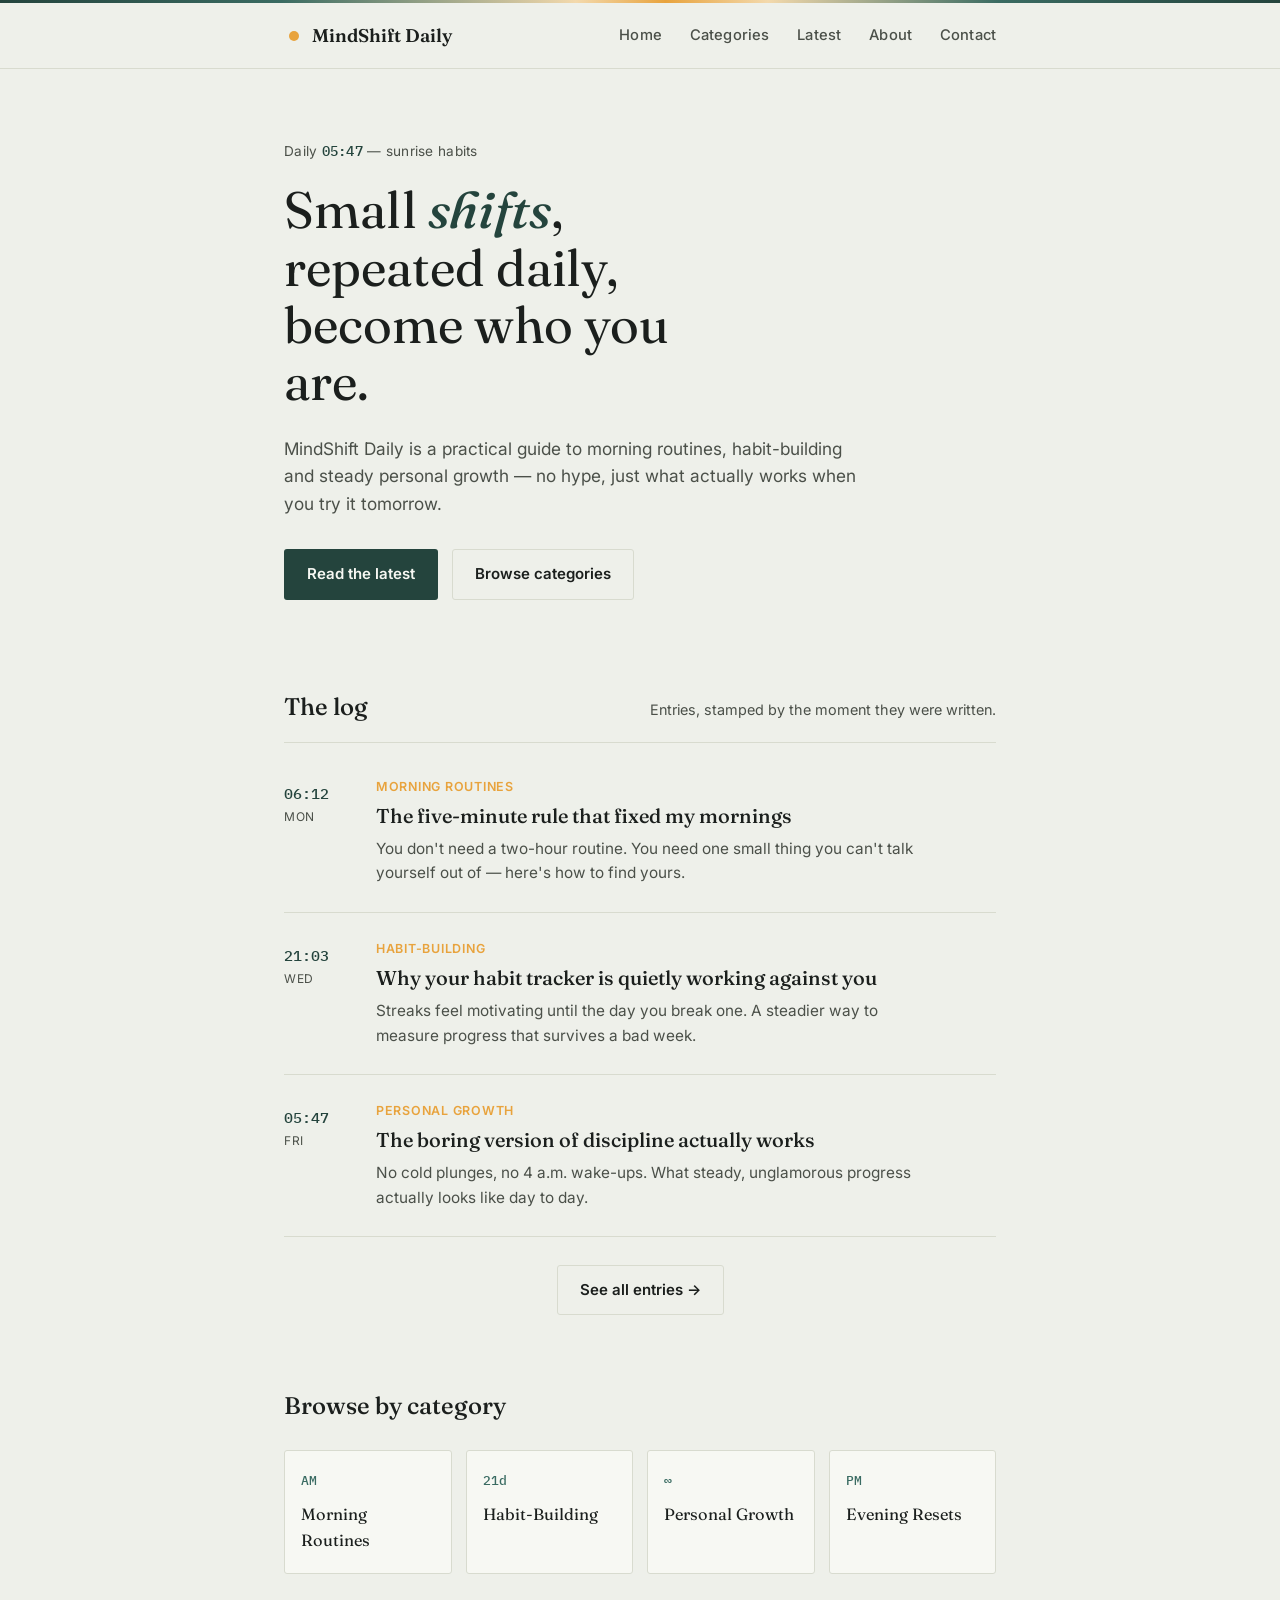
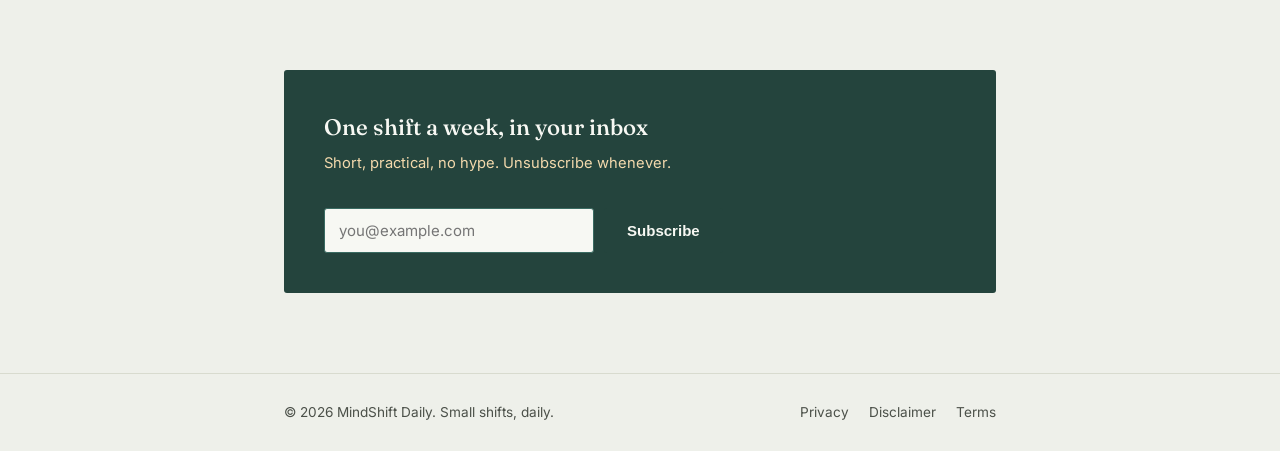
<file: index.html>
<!DOCTYPE html>
<html lang="en">
<head>
<meta charset="UTF-8">
<meta name="viewport" content="width=device-width, initial-scale=1.0">
<title>MindShift Daily — Small shifts, repeated daily</title>
<meta name="description" content="MindShift Daily is a practical guide to morning routines, habit-building and steady personal growth — no hype, just what actually works when you try it tomorrow.">
<link rel="icon" href="[data-uri]" type="image/svg+xml">
<link rel="preconnect" href="https://fonts.googleapis.com">
<link href="https://fonts.googleapis.com/css2?family=Fraunces:ital,opsz,wght@0,9..144,400;0,9..144,600;1,9..144,500&family=Inter:wght@400;500;600&family=IBM+Plex+Mono:wght@400;500&display=swap" rel="stylesheet">
<style>
/* ==========================================================================
   MindShift Daily — Design tokens
   ========================================================================== */
:root {
  --paper: #EEF0EA;
  --paper-raised: #F7F8F3;
  --ink: #1B1F1D;
  --ink-soft: #4B5049;
  --line: #D8DBCF;
  --dawn: #E8A33D;
  --dawn-soft: #F3D9AC;
  --teal: #3A6B62;
  --teal-deep: #24443D;

  --font-display: 'Fraunces', Georgia, serif;
  --font-body: 'Inter', -apple-system, sans-serif;
  --font-mono: 'IBM Plex Mono', ui-monospace, monospace;

  --wrap: 760px;
  --radius: 3px;
}

* { box-sizing: border-box; }

html { scroll-behavior: smooth; }

@media (prefers-reduced-motion: reduce) {
  html { scroll-behavior: auto; }
  * { animation-duration: 0.01ms !important; transition-duration: 0.01ms !important; }
}

body {
  margin: 0;
  background: var(--paper);
  color: var(--ink);
  font-family: var(--font-body);
  font-size: 16px;
  line-height: 1.6;
  -webkit-font-smoothing: antialiased;
}

.wrap {
  max-width: var(--wrap);
  margin: 0 auto;
  padding: 0 24px;
}

a { color: var(--teal-deep); text-decoration-thickness: 1px; text-underline-offset: 3px; }
a:hover { color: var(--dawn); }

.mono { font-family: var(--font-mono); }

:focus-visible {
  outline: 2px solid var(--dawn);
  outline-offset: 2px;
}

.visually-hidden {
  position: absolute;
  width: 1px; height: 1px;
  overflow: hidden;
  clip: rect(0 0 0 0);
  white-space: nowrap;
}

/* Signature: a thin gradient line at the very top of the page,
   representing a sunrise sweeping across a 24h clock */
.log-line {
  height: 3px;
  width: 100%;
  background: linear-gradient(90deg,
    var(--teal-deep) 0%,
    var(--teal) 22%,
    var(--dawn-soft) 45%,
    var(--dawn) 52%,
    var(--dawn-soft) 60%,
    var(--teal) 78%,
    var(--teal-deep) 100%);
}

/* ==========================================================================
   Header
   ========================================================================== */
.site-header {
  position: sticky;
  top: 0;
  z-index: 20;
  background: rgba(238, 240, 234, 0.92);
  backdrop-filter: blur(6px);
  border-bottom: 1px solid var(--line);
}

.header-inner {
  display: flex;
  align-items: center;
  justify-content: space-between;
  padding-top: 18px;
  padding-bottom: 18px;
}

.wordmark {
  display: flex;
  align-items: center;
  gap: 8px;
  font-family: var(--font-display);
  font-weight: 600;
  font-size: 1.15rem;
  color: var(--ink);
  text-decoration: none;
}
.wordmark:hover { color: var(--ink); }
.wordmark-icon { display: inline-flex; }

.site-nav {
  display: flex;
  gap: 28px;
}
.site-nav a {
  color: var(--ink-soft);
  text-decoration: none;
  font-size: 0.92rem;
  font-weight: 500;
  letter-spacing: 0.01em;
}
.site-nav a:hover { color: var(--dawn); }

.nav-toggle {
  display: none;
  flex-direction: column;
  justify-content: center;
  gap: 5px;
  width: 34px;
  height: 34px;
  background: none;
  border: none;
  cursor: pointer;
}
.nav-toggle span {
  height: 2px;
  background: var(--ink);
  border-radius: 2px;
}

/* ==========================================================================
   Hero
   ========================================================================== */
.hero {
  padding: 72px 24px 48px;
}

.timestamp {
  font-size: 0.85rem;
  color: var(--ink-soft);
  margin: 0 0 18px;
  letter-spacing: 0.02em;
}
.timestamp .mono { color: var(--teal-deep); font-weight: 500; }

.hero h1 {
  font-family: var(--font-display);
  font-weight: 400;
  font-size: clamp(2.1rem, 5vw, 3.2rem);
  line-height: 1.12;
  margin: 0 0 24px;
  max-width: 14ch;
}
.hero h1 em {
  font-style: italic;
  font-weight: 500;
  color: var(--teal-deep);
}

.lede {
  font-size: 1.08rem;
  color: var(--ink-soft);
  max-width: 52ch;
  margin: 0 0 32px;
}

.hero-actions {
  display: flex;
  gap: 14px;
  flex-wrap: wrap;
}

.btn {
  display: inline-flex;
  align-items: center;
  padding: 12px 22px;
  border-radius: var(--radius);
  font-size: 0.94rem;
  font-weight: 600;
  text-decoration: none;
  border: 1px solid transparent;
  cursor: pointer;
  transition: transform 0.15s ease, background 0.15s ease;
}
.btn-primary {
  background: var(--teal-deep);
  color: var(--paper-raised);
}
.btn-primary:hover {
  background: var(--dawn);
  color: var(--ink);
  transform: translateY(-1px);
}
.btn-ghost {
  background: transparent;
  color: var(--ink);
  border-color: var(--line);
}
.btn-ghost:hover {
  border-color: var(--dawn);
  color: var(--ink);
}

/* ==========================================================================
   Log / entries
   ========================================================================== */
.log {
  padding: 40px 24px 24px;
}

.log-header {
  display: flex;
  align-items: baseline;
  justify-content: space-between;
  gap: 16px;
  border-bottom: 1px solid var(--line);
  padding-bottom: 16px;
  margin-bottom: 8px;
}
.log-header h2 {
  font-family: var(--font-display);
  font-weight: 500;
  font-size: 1.5rem;
  margin: 0;
}
.log-header p {
  color: var(--ink-soft);
  font-size: 0.9rem;
  margin: 0;
}

.entry {
  display: grid;
  grid-template-columns: 72px 1fr;
  gap: 20px;
  padding: 26px 0;
  border-bottom: 1px solid var(--line);
}

.entry-time {
  display: flex;
  flex-direction: column;
  align-items: flex-start;
  padding-top: 4px;
}
.entry-time .mono {
  font-size: 0.95rem;
  color: var(--teal-deep);
  font-weight: 500;
}
.entry-day {
  font-size: 0.75rem;
  color: var(--ink-soft);
  text-transform: uppercase;
  letter-spacing: 0.06em;
  margin-top: 2px;
}

.entry-tag {
  font-size: 0.78rem;
  text-transform: uppercase;
  letter-spacing: 0.06em;
  color: var(--dawn);
  font-weight: 600;
  margin: 0 0 6px;
}

.entry-body h3 {
  margin: 0 0 8px;
  font-family: var(--font-display);
  font-weight: 500;
  font-size: 1.25rem;
  line-height: 1.3;
}
.entry-body h3 a {
  color: var(--ink);
  text-decoration: none;
}
.entry-body h3 a:hover { color: var(--dawn); }

.entry-body p:last-child {
  margin: 0;
  color: var(--ink-soft);
  font-size: 0.96rem;
  max-width: 56ch;
}

.log-footer {
  padding-top: 28px;
  text-align: center;
}

/* ==========================================================================
   Categories
   ========================================================================== */
.categories {
  padding: 48px 24px;
}
.categories h2 {
  font-family: var(--font-display);
  font-weight: 500;
  font-size: 1.5rem;
  margin: 0 0 24px;
}

.cat-grid {
  display: grid;
  grid-template-columns: repeat(4, 1fr);
  gap: 14px;
}

.cat-card {
  display: flex;
  flex-direction: column;
  gap: 10px;
  padding: 20px 16px;
  background: var(--paper-raised);
  border: 1px solid var(--line);
  border-radius: var(--radius);
  text-decoration: none;
  transition: border-color 0.15s ease, transform 0.15s ease;
}
.cat-card:hover {
  border-color: var(--dawn);
  transform: translateY(-2px);
}
.cat-time {
  font-size: 0.8rem;
  color: var(--teal);
  font-weight: 500;
}
.cat-name {
  font-family: var(--font-display);
  font-size: 1.02rem;
  color: var(--ink);
}

/* ==========================================================================
   Subscribe
   ========================================================================== */
.subscribe {
  padding: 48px 24px 80px;
}
.subscribe-inner {
  background: var(--teal-deep);
  color: var(--paper-raised);
  border-radius: var(--radius);
  padding: 40px;
  display: flex;
  align-items: center;
  justify-content: space-between;
  gap: 32px;
  flex-wrap: wrap;
}
.subscribe-inner h2 {
  font-family: var(--font-display);
  font-weight: 500;
  font-size: 1.4rem;
  margin: 0 0 6px;
}
.subscribe-inner p {
  margin: 0;
  color: var(--dawn-soft);
  font-size: 0.92rem;
}

.subscribe-form {
  display: flex;
  gap: 10px;
  flex-wrap: wrap;
}
.subscribe-form input {
  padding: 12px 14px;
  border-radius: var(--radius);
  border: 1px solid var(--teal);
  background: var(--paper-raised);
  font-family: var(--font-body);
  font-size: 0.94rem;
  min-width: 220px;
}
.subscribe-form input:focus {
  outline: 2px solid var(--dawn);
  outline-offset: 2px;
}

/* ==========================================================================
   Footer
   ========================================================================== */
.site-footer {
  border-top: 1px solid var(--line);
  padding: 28px 0;
}
.footer-inner {
  display: flex;
  align-items: center;
  justify-content: space-between;
  flex-wrap: wrap;
  gap: 12px;
}
.footer-inner p {
  margin: 0;
  color: var(--ink-soft);
  font-size: 0.85rem;
}
.footer-nav {
  display: flex;
  gap: 20px;
}
.footer-nav a {
  color: var(--ink-soft);
  font-size: 0.85rem;
  text-decoration: none;
}
.footer-nav a:hover { color: var(--dawn); }

/* ==========================================================================
   Responsive
   ========================================================================== */
@media (max-width: 760px) {
  .cat-grid { grid-template-columns: repeat(2, 1fr); }
  .subscribe-inner { flex-direction: column; align-items: flex-start; }
}

@media (max-width: 640px) {
  .site-nav {
    position: absolute;
    top: 100%;
    left: 0;
    right: 0;
    background: var(--paper-raised);
    border-bottom: 1px solid var(--line);
    flex-direction: column;
    gap: 0;
    display: none;
  }
  .site-nav.open { display: flex; }
  .site-nav a {
    padding: 14px 24px;
    border-top: 1px solid var(--line);
  }
  .nav-toggle { display: flex; }

  .entry {
    grid-template-columns: 1fr;
    gap: 6px;
  }
  .entry-time {
    flex-direction: row;
    align-items: baseline;
    gap: 8px;
  }
  .hero { padding: 48px 20px 32px; }
}

</style>
</head>
<body>

<div class="log-line" aria-hidden="true"></div>

<header class="site-header">
  <div class="wrap header-inner">
    <a href="index.html" class="wordmark">
      <span class="wordmark-icon" aria-hidden="true">
        <svg viewBox="0 0 24 24" width="20" height="20">
          <circle cx="12" cy="12" r="6" fill="var(--dawn)"/>
        </svg>
      </span>
      MindShift Daily
    </a>
    <button class="nav-toggle" aria-label="Toggle menu" aria-expanded="false">
      <span></span><span></span><span></span>
    </button>
    <nav class="site-nav">
      <a href="index.html">Home</a>
      <a href="categories.html">Categories</a>
      <a href="latest.html">Latest</a>
      <a href="about.html">About</a>
      <a href="contact.html">Contact</a>
    </nav>
  </div>
</header>

<main>

  <section class="hero wrap">
    <p class="timestamp">Daily <span class="mono">05:47</span> — sunrise habits</p>
    <h1>Small <em>shifts</em>, repeated daily, become who you are.</h1>
    <p class="lede">MindShift Daily is a practical guide to morning routines, habit-building and steady personal growth — no hype, just what actually works when you try it tomorrow.</p>
    <div class="hero-actions">
      <a href="latest.html" class="btn btn-primary">Read the latest</a>
      <a href="categories.html" class="btn btn-ghost">Browse categories</a>
    </div>
  </section>

  <section class="log wrap" aria-label="Recent entries">
    <div class="log-header">
      <h2>The log</h2>
      <p>Entries, stamped by the moment they were written.</p>
    </div>

    <article class="entry">
      <div class="entry-time">
        <span class="mono">06:12</span>
        <span class="entry-day">Mon</span>
      </div>
      <div class="entry-body">
        <p class="entry-tag">Morning routines</p>
        <h3><a href="#">The five-minute rule that fixed my mornings</a></h3>
        <p>You don't need a two-hour routine. You need one small thing you can't talk yourself out of — here's how to find yours.</p>
      </div>
    </article>

    <article class="entry">
      <div class="entry-time">
        <span class="mono">21:03</span>
        <span class="entry-day">Wed</span>
      </div>
      <div class="entry-body">
        <p class="entry-tag">Habit-building</p>
        <h3><a href="#">Why your habit tracker is quietly working against you</a></h3>
        <p>Streaks feel motivating until the day you break one. A steadier way to measure progress that survives a bad week.</p>
      </div>
    </article>

    <article class="entry">
      <div class="entry-time">
        <span class="mono">05:47</span>
        <span class="entry-day">Fri</span>
      </div>
      <div class="entry-body">
        <p class="entry-tag">Personal growth</p>
        <h3><a href="#">The boring version of discipline actually works</a></h3>
        <p>No cold plunges, no 4 a.m. wake-ups. What steady, unglamorous progress actually looks like day to day.</p>
      </div>
    </article>

    <div class="log-footer">
      <a href="latest.html" class="btn btn-ghost">See all entries →</a>
    </div>
  </section>

  <section class="categories wrap" aria-label="Categories">
    <h2>Browse by category</h2>
    <div class="cat-grid">
      <a class="cat-card" href="#">
        <span class="cat-time mono">AM</span>
        <span class="cat-name">Morning Routines</span>
      </a>
      <a class="cat-card" href="#">
        <span class="cat-time mono">21d</span>
        <span class="cat-name">Habit-Building</span>
      </a>
      <a class="cat-card" href="#">
        <span class="cat-time mono">∞</span>
        <span class="cat-name">Personal Growth</span>
      </a>
      <a class="cat-card" href="#">
        <span class="cat-time mono">PM</span>
        <span class="cat-name">Evening Resets</span>
      </a>
    </div>
  </section>

  <section class="subscribe wrap">
    <div class="subscribe-inner">
      <div>
        <h2>One shift a week, in your inbox</h2>
        <p>Short, practical, no hype. Unsubscribe whenever.</p>
      </div>
      <form class="subscribe-form" onsubmit="return false;">
        <label for="email" class="visually-hidden">Email address</label>
        <input id="email" type="email" placeholder="you@example.com" required>
        <button type="submit" class="btn btn-primary">Subscribe</button>
      </form>
    </div>
  </section>

</main>

<footer class="site-footer">
  <div class="wrap footer-inner">
    <p>© 2026 MindShift Daily. Small shifts, daily.</p>
    <nav class="footer-nav">
      <a href="privacy.html">Privacy</a>
      <a href="disclaimer.html">Disclaimer</a>
      <a href="terms.html">Terms</a>
    </nav>
  </div>
</footer>

<script>
// Mobile nav toggle
document.addEventListener('DOMContentLoaded', () => {
  const toggle = document.querySelector('.nav-toggle');
  const nav = document.querySelector('.site-nav');

  if (toggle && nav) {
    toggle.addEventListener('click', () => {
      const isOpen = nav.classList.toggle('open');
      toggle.setAttribute('aria-expanded', isOpen ? 'true' : 'false');
    });
  }

  // Subscribe form: front-end only placeholder.
  // Connect this to Formspree/Getform (or similar) to actually collect emails.
  const form = document.querySelector('.subscribe-form');
  if (form) {
    form.addEventListener('submit', (e) => {
      e.preventDefault();
      const email = document.getElementById('email');
      alert(`Thanks! (Demo only — connect this form to Formspree or Getform to actually collect: ${email.value})`);
      form.reset();
    });
  }
});

</script>
</body>
</html>
</file>
